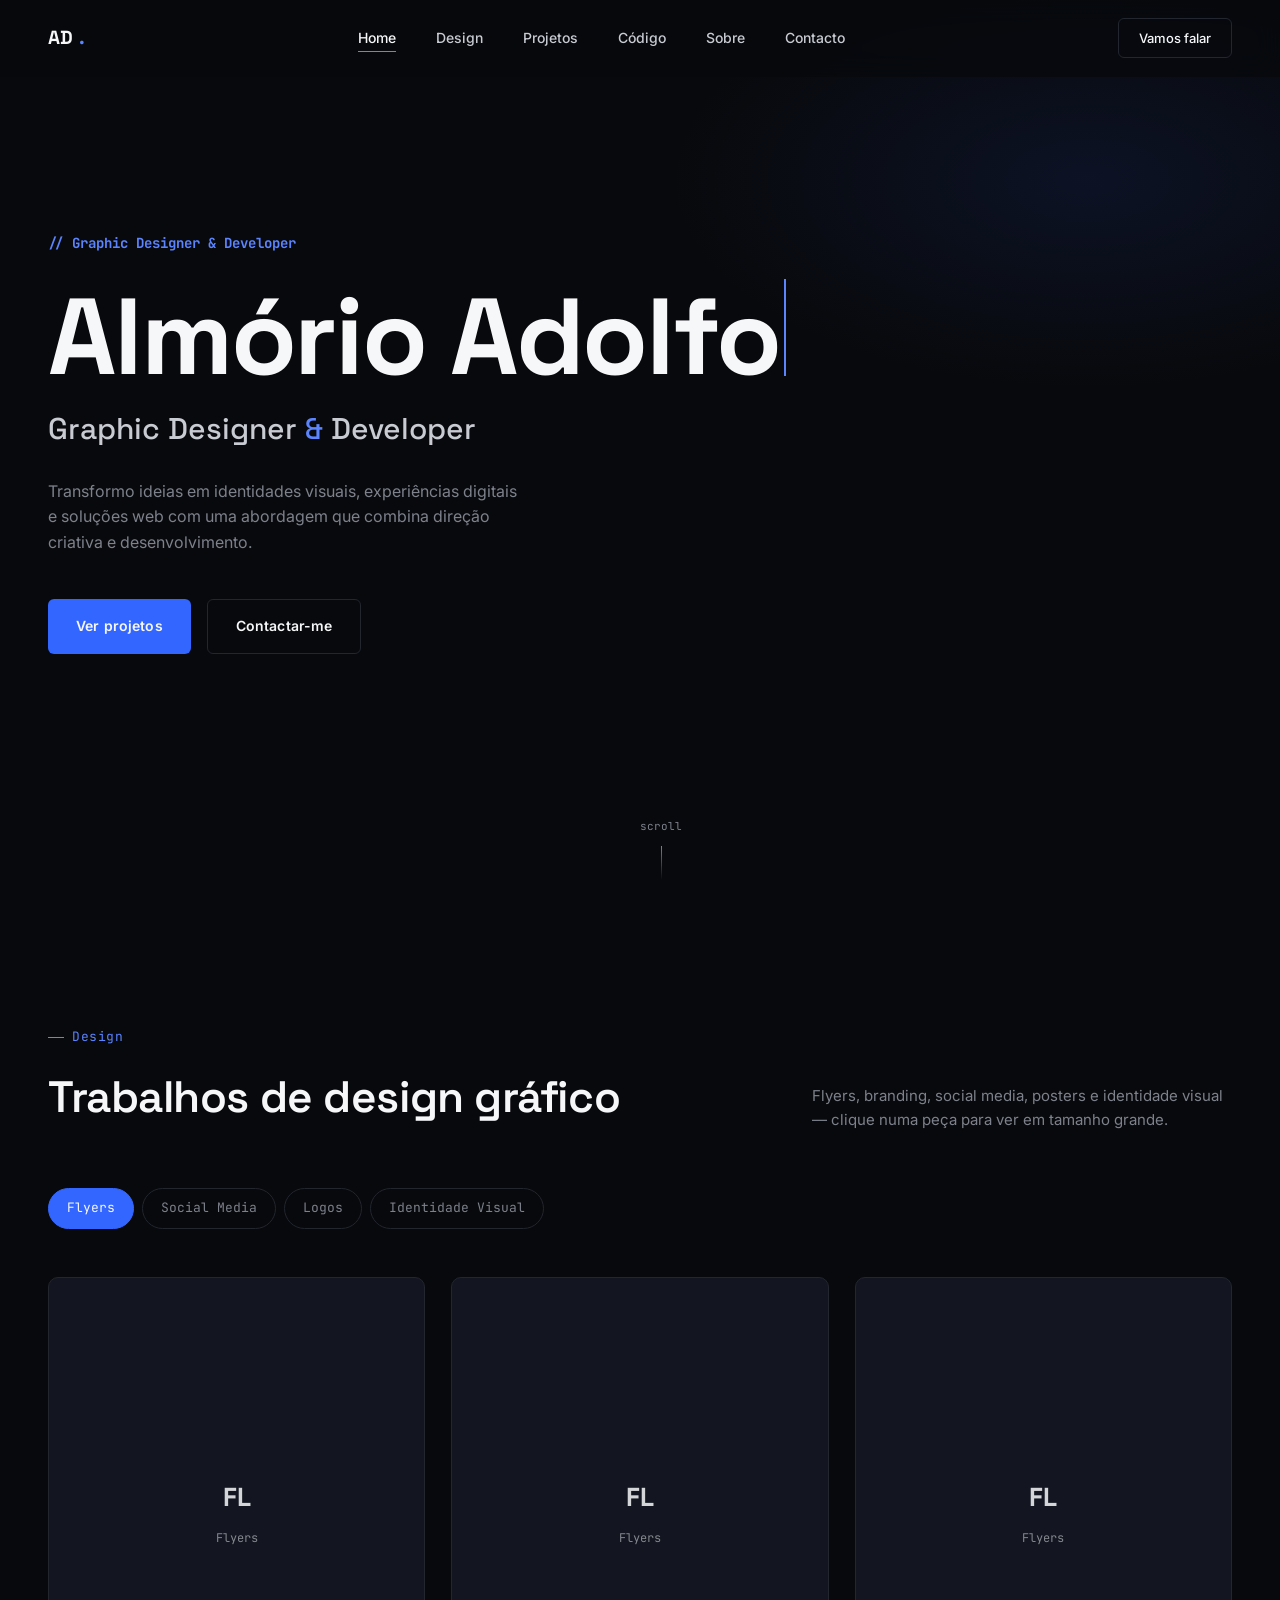
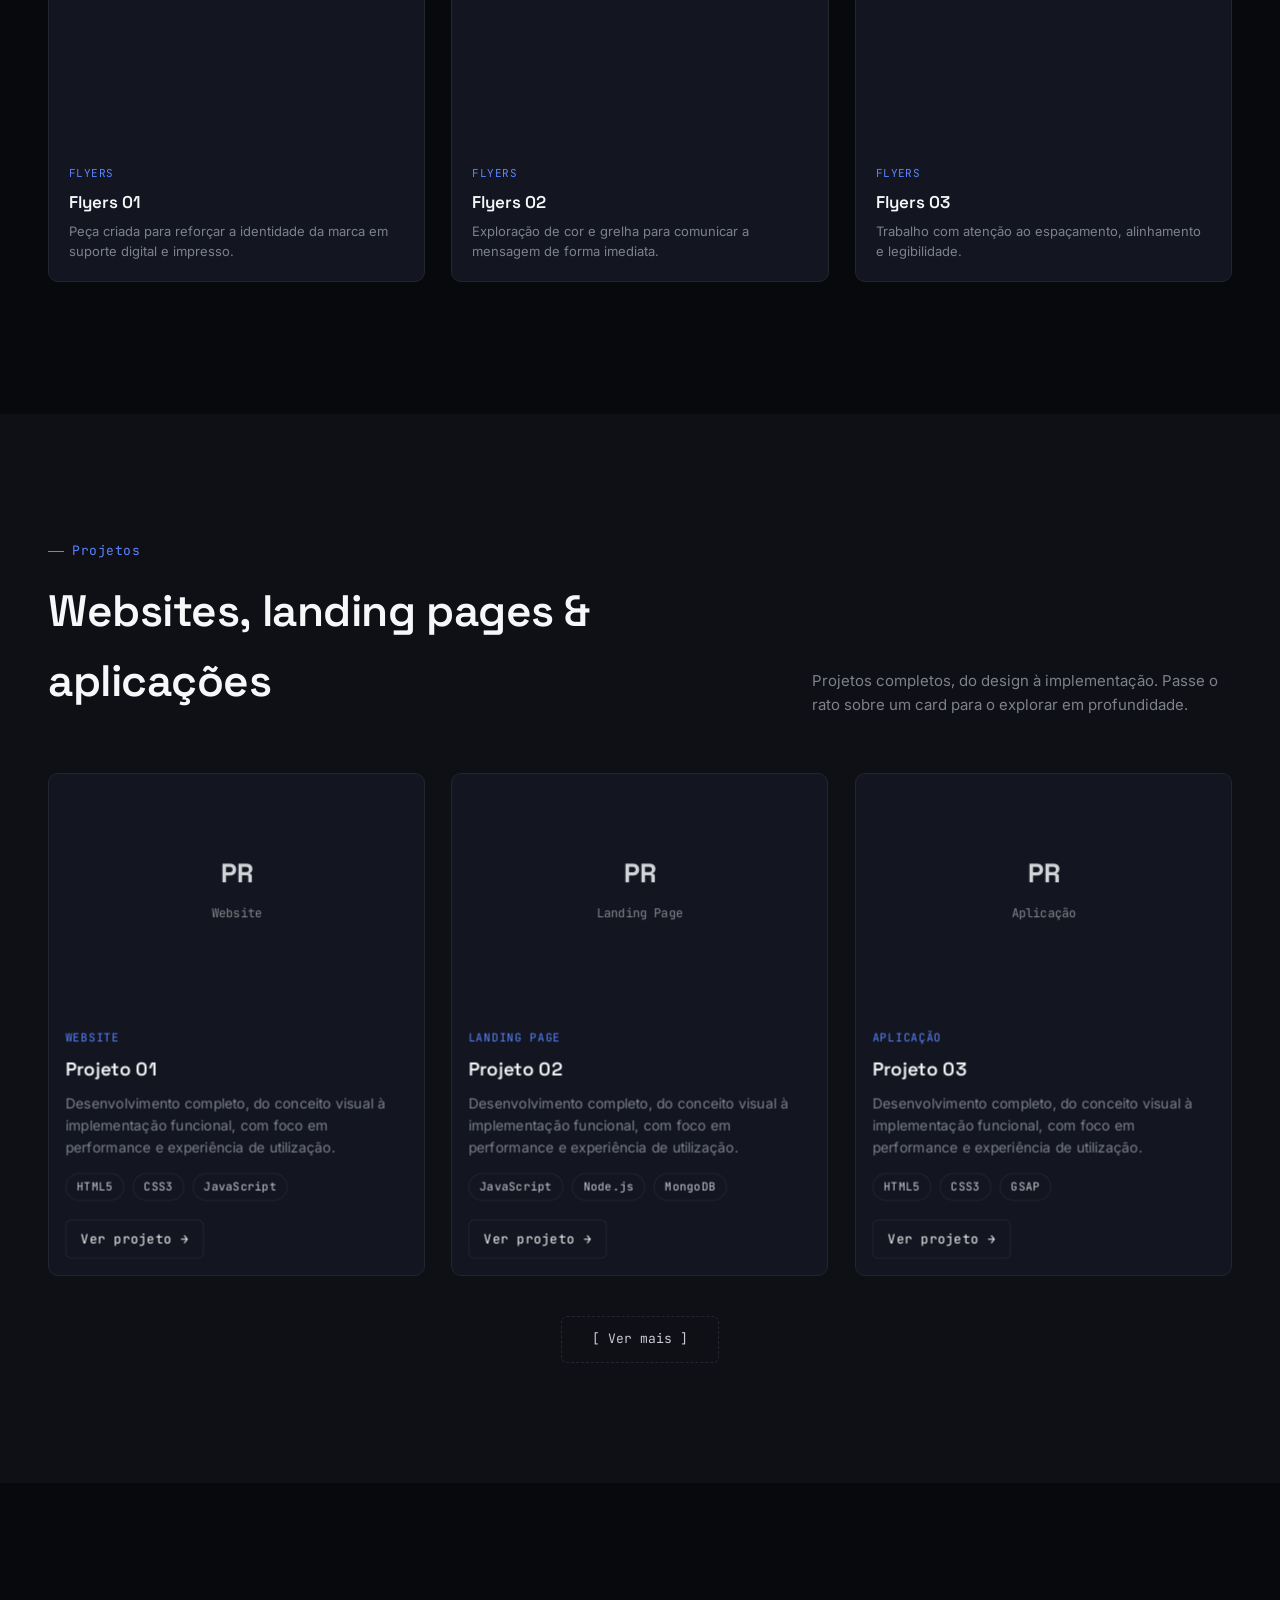
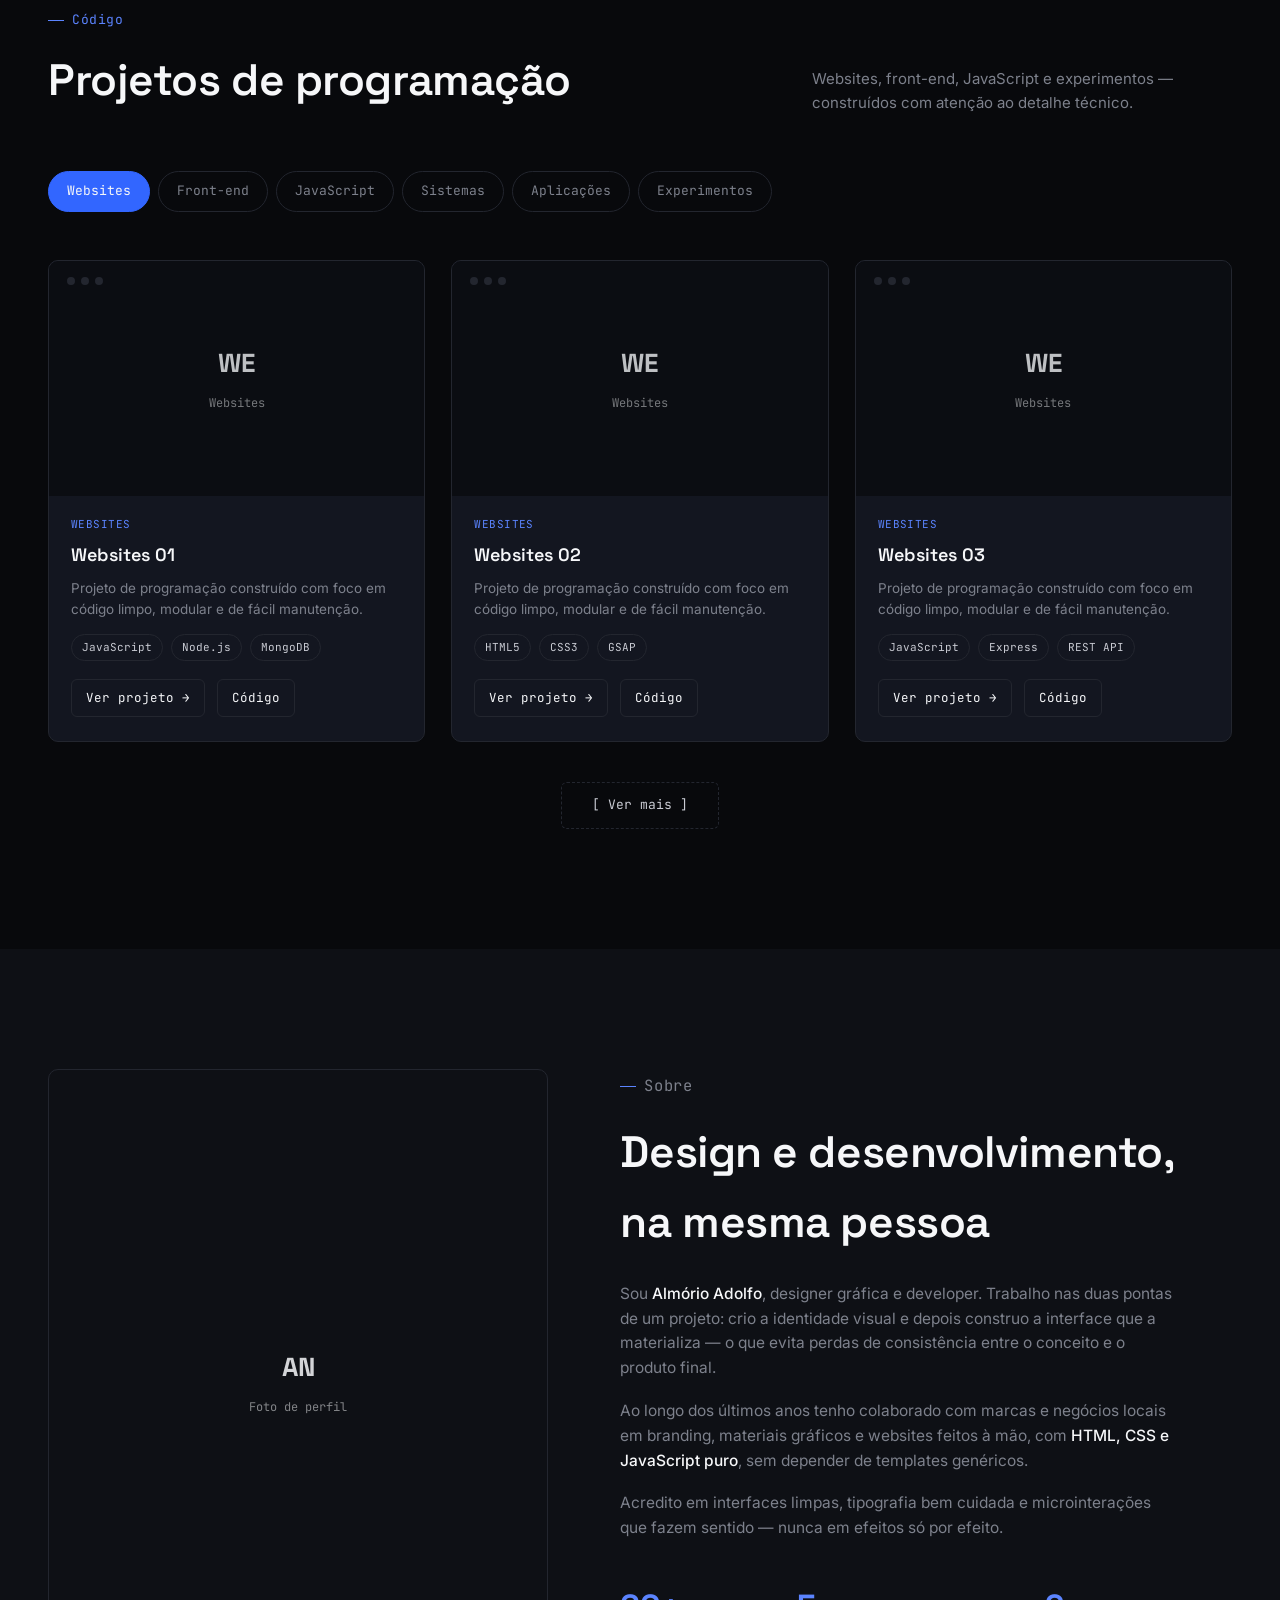
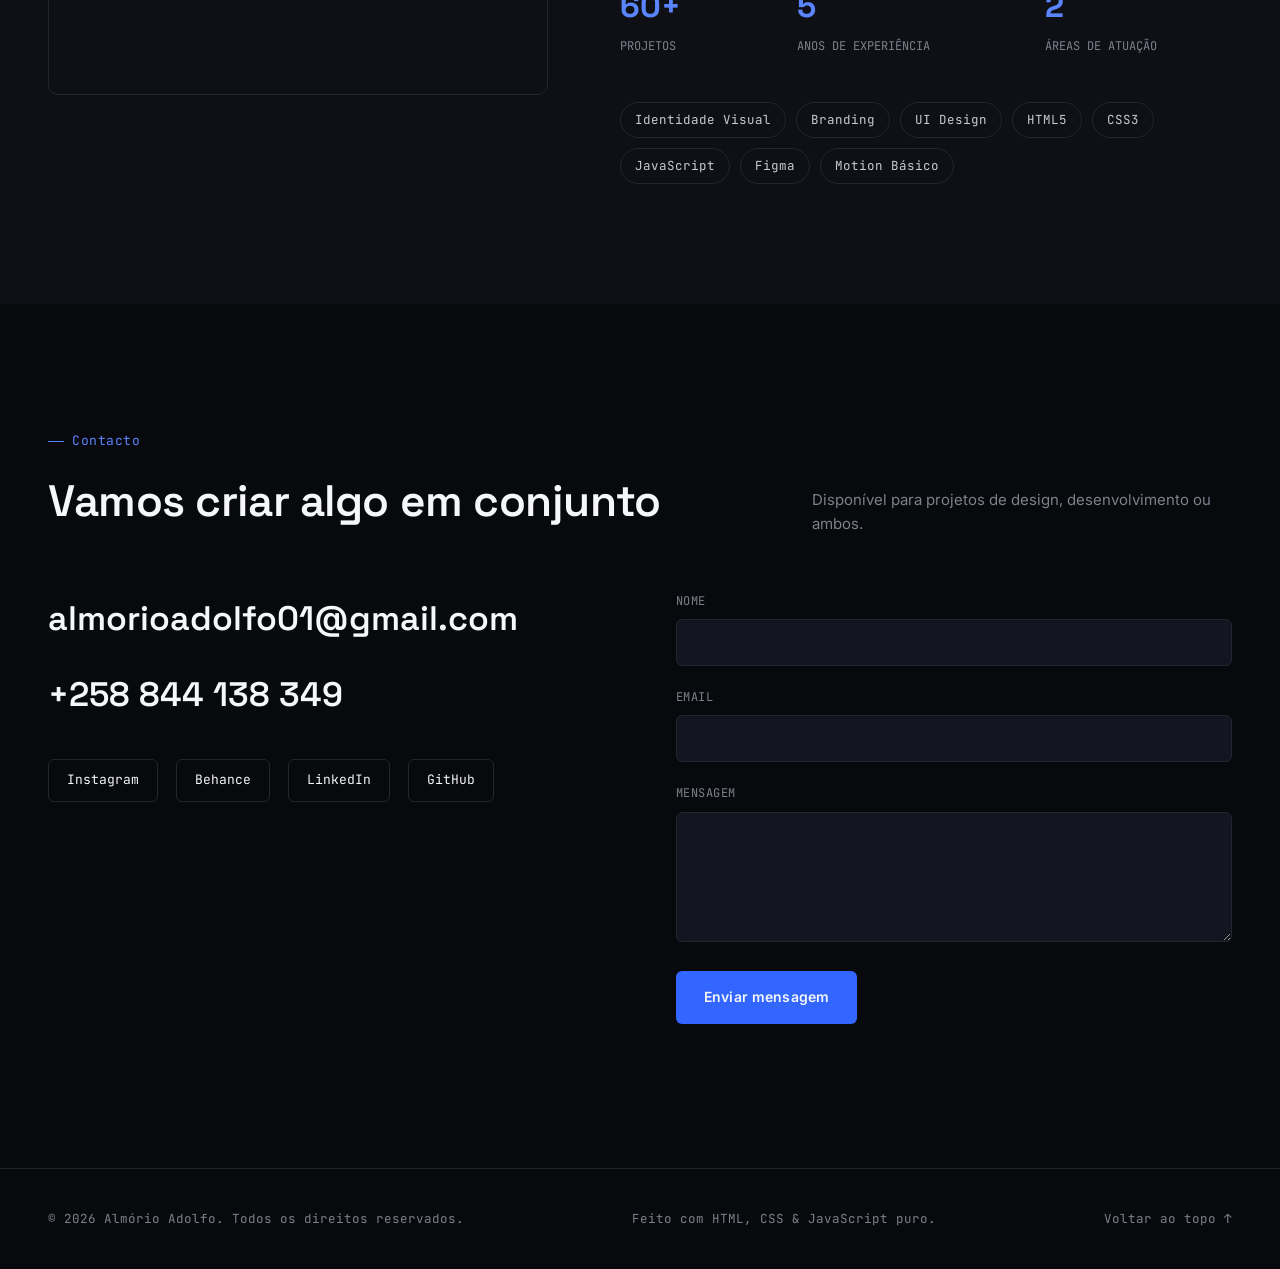
<file: index.html>
<!DOCTYPE html>
<html lang="pt">
<head>
<meta charset="UTF-8">
<meta name="viewport" content="width=device-width, initial-scale=1.0">
<title>Almório Adolfo — Graphic Designer &amp; Developer</title>

<meta name="description" content="Portfólio de Almório Adolfo, Graphic Designer e Developer. Design gráfico, branding e projetos de programação.">
<script>document.documentElement.classList.toggle('nav-mobile', window.matchMedia('(max-width: 860px)').matches);</script>
<link rel="stylesheet" href="css/style.css">
<link rel="stylesheet" href="css/animations.css">
<link rel="stylesheet" href="css/responsive.css">
</head>

  <body>

<div class="preloader" id="preloader">
  <div class="preloader-inner">
    <span class="preloader-logo">AD<span class="dot">.</span></span>
    <div class="preloader-bar"><span class="preloader-bar-fill" id="preloader-fill"></span></div>
    <span class="preloader-count" id="preloader-count">0%</span>
  </div>
</div> 


<!-- ======</div>
ER / NAV ============ -->
<header class="site-header">
  <nav class="nav container">
    <a href="#home" class="logo">AD<span class="dot">.</span></a>

    <ul class="nav-links">
      <li><a href="#home" class="is-active">Home</a></li>
      <li><a href="#design">Design</a></li>
      <li><a href="#projetos">Projetos</a></li>
      <li><a href="#codigo">Código</a></li>
      <li><a href="#sobre">Sobre</a></li>
      <li><a href="#contacto">Contacto</a></li>
    </ul>

    <a href="#contacto" class="nav-cta">Vamos falar</a>

    <button class="hamburger" aria-label="Abrir menu" aria-expanded="false">
      <span></span><span></span><span></span>
    </button>
  </nav>
</header>

<main>

  <!-- ============ HOME / HERO ============ -->
  <section id="home" class="hero">
    <div class="container hero-inner">
      <h1 class="hero-eyebrow">// Graphic Designer & Developer</h1>
      <h1 class="hero-name">Almório Adolfo<span class="hero-cursor"></span></h1>
      <p class="hero-role">Graphic Designer <span class="accent">&amp;</span> Developer</p>
      <p class="hero-desc">Transformo ideias em identidades visuais, experiências digitais e soluções web com uma abordagem que combina direção criativa e desenvolvimento.</p>
      <div class="hero-actions">
        <a href="#projetos" class="btn btn-primary">Ver projetos</a>
        <a href="#contacto" class="btn btn-ghost">Contactar-me</a>
      </div>
    </div>
    <div class="hero-scroll">
      <span>scroll</span>
      <span class="line"></span>
    </div>
  </section>

  <!-- ============ DESIGN ============ -->
  <section id="design" class="section">
    <div class="container">
      <div class="section-head">
        <div>
          <p class="eyebrow">Design</p>
          <h2 class="section-title">Trabalhos de design gráfico</h2>
        </div>
        <p class="section-desc">Flyers, branding, social media, posters e identidade visual — clique numa peça para ver em tamanho grande.</p>
      </div>

      <div class="tabs" id="design-tabs"></div>
      <div id="design-grid"></div>
    </div>
  </section>

  <!-- ============ PROJETOS ============ -->
  <section id="projetos" class="section section-alt">
    <div class="container">
      <div class="section-head">
        <div>
          <p class="eyebrow">Projetos</p>
          <h2 class="section-title">Websites, landing pages &amp; aplicações</h2>
        </div>
        <p class="section-desc">Projetos completos, do design à implementação. Passe o rato sobre um card para o explorar em profundidade.</p>
      </div>

      <div id="projects-grid"></div>
    </div>
  </section>

  <!-- ============ CÓDIGO ============ -->
  <section id="codigo" class="section">
    <div class="container">
      <div class="section-head">
        <div>
          <p class="eyebrow">Código</p>
          <h2 class="section-title">Projetos de programação</h2>
        </div>
        <p class="section-desc">Websites, front-end, JavaScript e experimentos — construídos com atenção ao detalhe técnico.</p>
      </div>

      <div class="tabs" id="code-tabs"></div>
      <div id="code-grid"></div>
    </div>
  </section>

  <!-- ============ SOBRE ============ -->
  <section id="sobre" class="section section-alt">
    <div class="container about-grid">
      <div class="about-portrait reveal" id="about-portrait"></div>

      <div class="about-text">
        <p class="eyebrow">Sobre</p>
        <h2 class="section-title" style="margin-bottom:24px;">Design e desenvolvimento, na mesma pessoa</h2>
        <p>Sou <strong>Almório Adolfo</strong>, designer gráfica e developer. Trabalho nas duas pontas de um projeto: crio a identidade visual e depois construo a interface que a materializa — o que evita perdas de consistência entre o conceito e o produto final.</p>
        <p>Ao longo dos últimos anos tenho colaborado com marcas e negócios locais em branding, materiais gráficos e websites feitos à mão, com <strong>HTML, CSS e JavaScript puro</strong>, sem depender de templates genéricos.</p>
        <p>Acredito em interfaces limpas, tipografia bem cuidada e microinterações que fazem sentido — nunca em efeitos só por efeito.</p>

        <div class="stat-row">
          <div class="stat"><b>60+</b><span>PROJETOS</span></div>
          <div class="stat"><b>5</b><span>ANOS DE EXPERIÊNCIA</span></div>
          <div class="stat"><b>2</b><span>ÁREAS DE ATUAÇÃO</span></div>
        </div>

        <ul class="skills-list">
          <li>Identidade Visual</li>
          <li>Branding</li>
          <li>UI Design</li>
          <li>HTML5</li>
          <li>CSS3</li>
          <li>JavaScript</li>
          <li>Figma</li>
          <li>Motion Básico</li>
        </ul>
      </div>
    </div>
  </section>

  <!-- ============ CONTACTO ============ -->
  <section id="contacto" class="section">
    <div class="container">
      <div class="section-head">
        <div>
          <p class="eyebrow">Contacto</p>
          <h2 class="section-title">Vamos criar algo em conjunto</h2>
        </div>
        <p class="section-desc">Disponível para projetos de design, desenvolvimento ou ambos.</p>
      </div>

      <div class="contact-grid">
        <div class="contact-info">
          <a href="mailto:almorioadolfo01@gmail.com" class="big-link">almorioadolfo01@gmail.com</a>
          <a href="tel:+258 844 138 349" class="big-link">+258 844 138 349</a>

          <div class="social-row">
            <a href="#" target="_blank" rel="noopener">Instagram</a>
            <a href="#" target="_blank" rel="noopener">Behance</a>
            <a href="#" target="_blank" rel="noopener">LinkedIn</a>
            <a href="#" target="_blank" rel="noopener">GitHub</a>
          </div>
        </div>

        <form id="contact-form" novalidate>
          <div class="form-field">
            <label for="name">Nome</label>
            <input type="text" id="name" name="name" required>
          </div>
          <div class="form-field">
            <label for="email">Email</label>
            <input type="email" id="email" name="email" required>
          </div>
          <div class="form-field">
            <label for="message">Mensagem</label>
            <textarea id="message" name="message" required></textarea>
          </div>
          <button type="submit" class="btn btn-primary">Enviar mensagem</button>
          <p class="form-status" id="form-status"></p>
        </form>
      </div>
    </div>
  </section>

</main>

<!-- ============ FOOTER ============ -->
<footer class="site-footer">
  <div class="container footer-row">
    <span>© <span id="year"></span> Almório Adolfo. Todos os direitos reservados.</span>
    <span>Feito com HTML, CSS &amp; JavaScript puro.</span>
    <a href="#home">Voltar ao topo ↑</a>
  </div>
</footer>

<script src="js/projects.js"></script>
<script src="js/animations.js"></script>
<script src="js/gallery.js"></script>
<script src="js/main.js"></script>
</body>
</html>
</file>
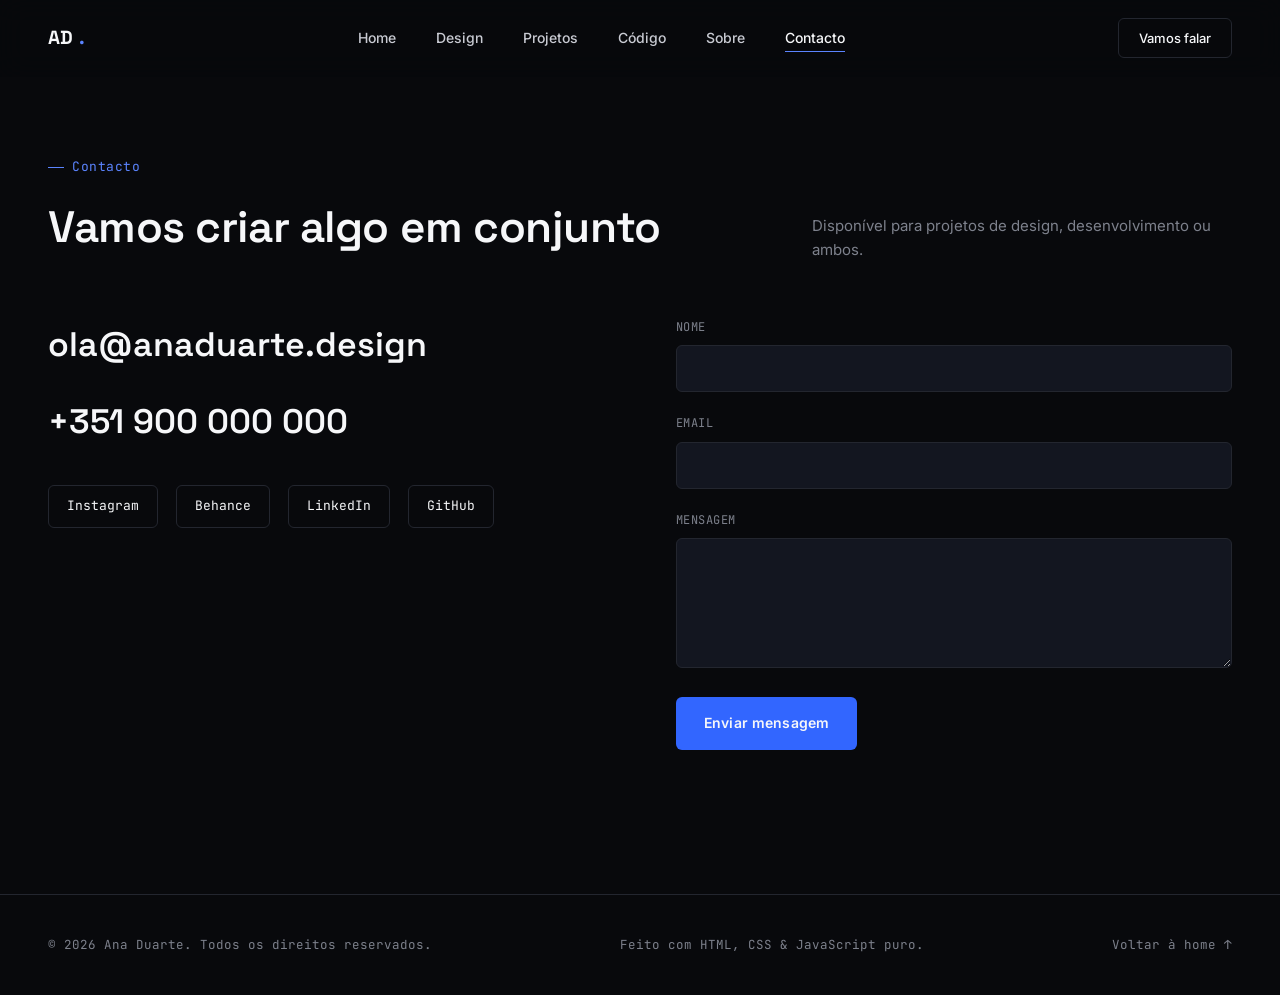
<file: pages/contact.html>
<!DOCTYPE html>
<html lang="pt">
<head>
<meta charset="UTF-8">
<meta name="viewport" content="width=device-width, initial-scale=1.0">
<title>Contacto — Ana Duarte</title>
<meta name="description" content="Fale com Ana Duarte sobre um novo projeto de design ou desenvolvimento.">

<link rel="stylesheet" href="../css/style.css">
<link rel="stylesheet" href="../css/animations.css">
<link rel="stylesheet" href="../css/responsive.css">
</head>
<body>

<header class="site-header">
  <nav class="nav container">
    <a href="../index.html#home" class="logo">AD<span class="dot">.</span></a>

    <ul class="nav-links">
      <li><a href="../index.html#home">Home</a></li>
      <li><a href="../index.html#design">Design</a></li>
      <li><a href="projects.html">Projetos</a></li>
      <li><a href="../index.html#codigo">Código</a></li>
      <li><a href="../index.html#sobre">Sobre</a></li>
      <li><a href="contact.html" class="is-active">Contacto</a></li>
    </ul>

    <a href="contact.html" class="nav-cta">Vamos falar</a>

    <button class="hamburger" aria-label="Abrir menu" aria-expanded="false">
      <span></span><span></span><span></span>
    </button>
  </nav>
</header>

<main>
  <section class="section" style="padding-top:150px;">
    <div class="container">
      <div class="section-head">
        <div>
          <p class="eyebrow">Contacto</p>
          <h2 class="section-title">Vamos criar algo em conjunto</h2>
        </div>
        <p class="section-desc">Disponível para projetos de design, desenvolvimento ou ambos.</p>
      </div>

      <div class="contact-grid">
        <div class="contact-info">
          <a href="mailto:ola@anaduarte.design" class="big-link">ola@anaduarte.design</a>
          <a href="tel:+351900000000" class="big-link">+351 900 000 000</a>

          <div class="social-row">
            <a href="#" target="_blank" rel="noopener">Instagram</a>
            <a href="#" target="_blank" rel="noopener">Behance</a>
            <a href="#" target="_blank" rel="noopener">LinkedIn</a>
            <a href="#" target="_blank" rel="noopener">GitHub</a>
          </div>
        </div>

        <form id="contact-form" novalidate>
          <div class="form-field">
            <label for="name">Nome</label>
            <input type="text" id="name" name="name" required>
          </div>
          <div class="form-field">
            <label for="email">Email</label>
            <input type="email" id="email" name="email" required>
          </div>
          <div class="form-field">
            <label for="message">Mensagem</label>
            <textarea id="message" name="message" required></textarea>
          </div>
          <button type="submit" class="btn btn-primary">Enviar mensagem</button>
          <p class="form-status" id="form-status"></p>
        </form>
      </div>
    </div>
  </section>
</main>

<footer class="site-footer">
  <div class="container footer-row">
    <span>© <span id="year"></span> Ana Duarte. Todos os direitos reservados.</span>
    <span>Feito com HTML, CSS &amp; JavaScript puro.</span>
    <a href="../index.html#home">Voltar à home ↑</a>
  </div>
</footer>

<script src="../js/projects.js"></script>
<script>
  document.addEventListener('DOMContentLoaded', () => {
    document.getElementById('year').textContent = new Date().getFullYear();

    const hamburger = document.querySelector('.hamburger');
    const navLinks = document.querySelector('.nav-links');
    hamburger?.addEventListener('click', () => {
      const isOpen = !hamburger.classList.contains('is-open');
      hamburger.classList.toggle('is-open', isOpen);
      navLinks.classList.toggle('is-open', isOpen);
      document.body.style.overflow = isOpen ? 'hidden' : '';
    });

    const form = document.getElementById('contact-form');
    const status = document.getElementById('form-status');
    form.addEventListener('submit', (e) => {
      e.preventDefault();
      if (!form.checkValidity()) { form.reportValidity(); return; }
      status.textContent = 'A enviar…';
      setTimeout(() => {
        status.textContent = 'Mensagem enviada. Obrigado pelo contacto — respondo em breve.';
        form.reset();
      }, 900);
    });
  });
</script>
</body>
</html>
</file>
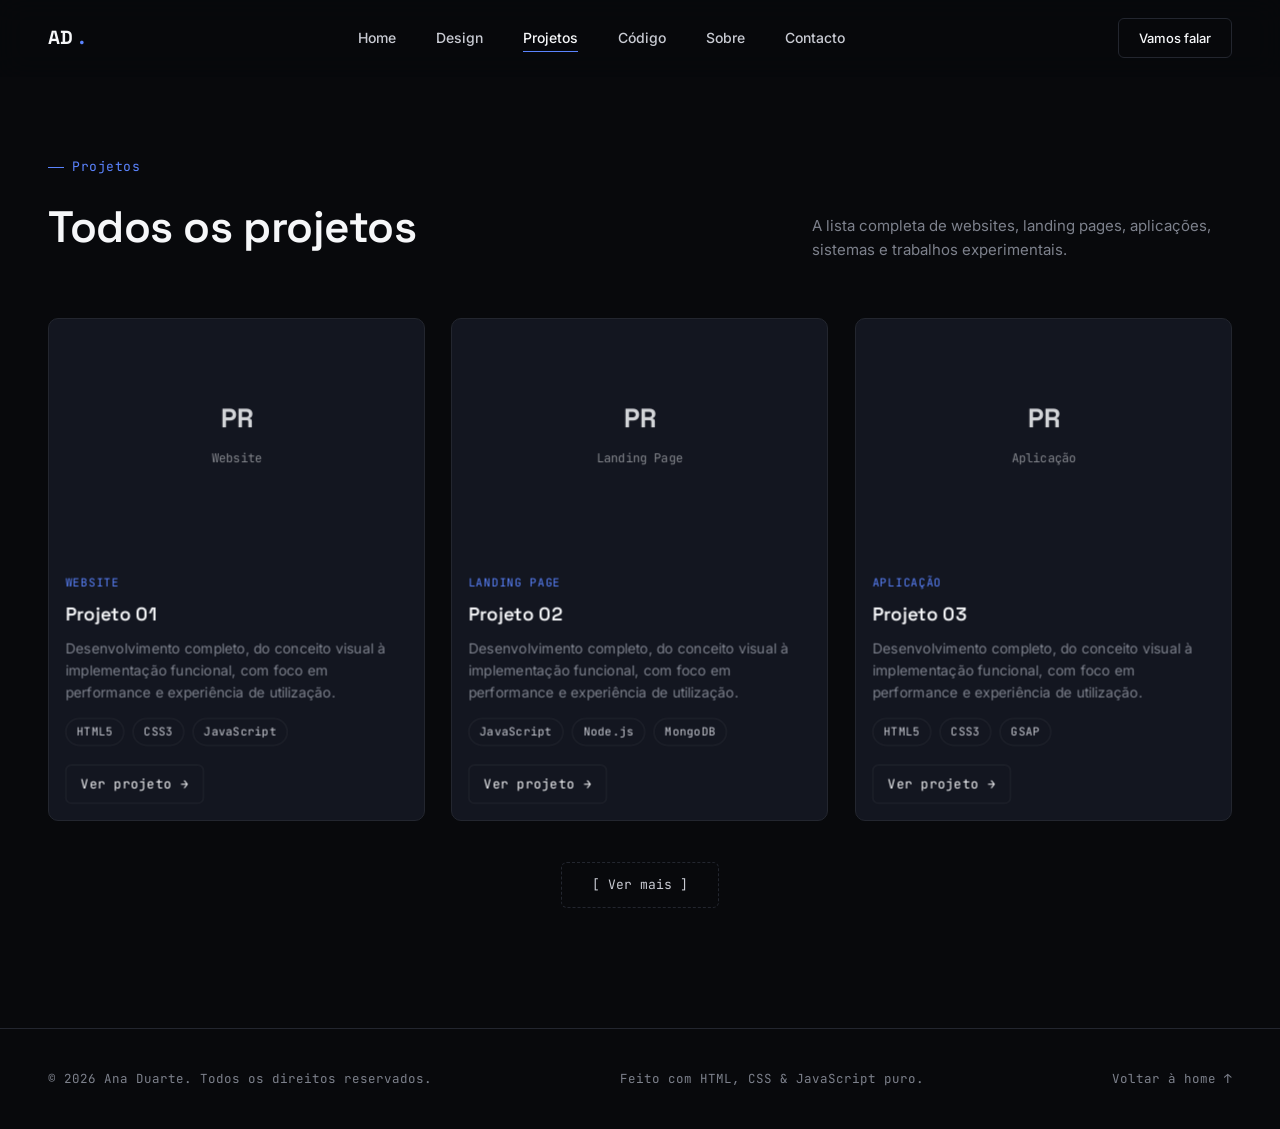
<file: pages/projects.html>
<!DOCTYPE html>
<html lang="pt">
<head>
<meta charset="UTF-8">
<meta name="viewport" content="width=device-width, initial-scale=1.0">
<title>Projetos — Ana Duarte</title>
<meta name="description" content="Todos os projetos de website, aplicações e sistemas de Ana Duarte.">

<link rel="stylesheet" href="../css/style.css">
<link rel="stylesheet" href="../css/animations.css">
<link rel="stylesheet" href="../css/responsive.css">
</head>
<body>

<header class="site-header">
  <nav class="nav container">
    <a href="../index.html#home" class="logo">AD<span class="dot">.</span></a>

    <ul class="nav-links">
      <li><a href="../index.html#home">Home</a></li>
      <li><a href="../index.html#design">Design</a></li>
      <li><a href="projects.html" class="is-active">Projetos</a></li>
      <li><a href="../index.html#codigo">Código</a></li>
      <li><a href="../index.html#sobre">Sobre</a></li>
      <li><a href="contact.html">Contacto</a></li>
    </ul>

    <a href="contact.html" class="nav-cta">Vamos falar</a>

    <button class="hamburger" aria-label="Abrir menu" aria-expanded="false">
      <span></span><span></span><span></span>
    </button>
  </nav>
</header>

<main>
  <section class="section" style="padding-top:150px;">
    <div class="container">
      <div class="section-head">
        <div>
          <p class="eyebrow">Projetos</p>
          <h2 class="section-title">Todos os projetos</h2>
        </div>
        <p class="section-desc">A lista completa de websites, landing pages, aplicações, sistemas e trabalhos experimentais.</p>
      </div>

      <div id="projects-grid"></div>
    </div>
  </section>
</main>

<footer class="site-footer">
  <div class="container footer-row">
    <span>© <span id="year"></span> Ana Duarte. Todos os direitos reservados.</span>
    <span>Feito com HTML, CSS &amp; JavaScript puro.</span>
    <a href="../index.html#home">Voltar à home ↑</a>
  </div>
</footer>

<script src="../js/projects.js"></script>
<script src="../js/animations.js"></script>
<script src="../js/gallery.js"></script>
<script>
  document.addEventListener('DOMContentLoaded', () => {
    const gridEl = document.getElementById('projects-grid');
    if (gridEl && window.PortfolioData) {
      const { PROJECTS_DATA, renderInBlocks, buildProjectCard } = window.PortfolioData;
      renderInBlocks(gridEl, PROJECTS_DATA, buildProjectCard, { perBlock: 3 });
    }
    document.getElementById('year').textContent = new Date().getFullYear();

    const hamburger = document.querySelector('.hamburger');
    const navLinks = document.querySelector('.nav-links');
    hamburger?.addEventListener('click', () => {
      const isOpen = !hamburger.classList.contains('is-open');
      hamburger.classList.toggle('is-open', isOpen);
      navLinks.classList.toggle('is-open', isOpen);
      document.body.style.overflow = isOpen ? 'hidden' : '';
    });
  });
</script>
</body>
</html>
</file>
<file: css/style.css>
/* ==========================================================================
   PORTFOLIO — STYLE.CSS
   Base tokens, resets, layout and component styles.
   Palette: black / white / blue (accent), gray (secondary only).
   ========================================================================== */

@import url('https://fonts.googleapis.com/css2?family=Space+Grotesk:wght@400;500;600;700&family=Inter:wght@400;500;600&family=JetBrains+Mono:wght@400;500&display=swap');

:root {
  /* --- Color tokens --- */
  --c-black: #08090c;
  --c-black-soft: #0e1015;
  --c-surface: #131620;
  --c-surface-alt: #171a24;
  --c-white: #f6f7f9;
  --c-white-dim: #c9cbd3;
  --c-gray: #7d818c;
  --c-gray-line: #23262f;
  --c-blue: #3266ff;
  --c-blue-bright: #5b84ff;
  --c-blue-dim: #16234f;

  /* --- Type tokens --- */
  --f-display: 'Space Grotesk', sans-serif;
  --f-body: 'Inter', sans-serif;
  --f-mono: 'JetBrains Mono', monospace;

  /* --- Spacing / layout --- */
  --max-w: 1240px;
  --gutter: 32px;
  --radius: 10px;
  --radius-sm: 6px;

  /* --- Motion --- */
  --ease: cubic-bezier(.22, .61, .36, 1);
  --dur-fast: .18s;
  --dur-med: .4s;
  --dur-slow: .7s;
}

/* --- Reset --- */
* { margin: 0; padding: 0; box-sizing: border-box; }

html { scroll-behavior: smooth; }

body {
  background: var(--c-black);
  color: var(--c-white);
  font-family: var(--f-body);
  font-size: 16px;
  line-height: 1.6;
  -webkit-font-smoothing: antialiased;
  overflow-x: hidden;
}

html, body {
  max-width: 100%;
  overflow-x: hidden;
}

img { display: block; max-width: 100%; }
a { color: inherit; text-decoration: none; }
button { font: inherit; color: inherit; background: none; border: none; cursor: pointer; }
ul { list-style: none; }

::selection { background: var(--c-blue); color: var(--c-white); }

:focus-visible {
  outline: 2px solid var(--c-blue-bright);
  outline-offset: 3px;
}

.container {
  max-width: var(--max-w);
  margin: 0 auto;
  padding: 0 var(--gutter);
}

.section {
  padding: 120px 0;
  position: relative;
}

.section-alt { background: var(--c-black-soft); }

/* --- Section heading --- */
.section-head {
  display: flex;
  align-items: flex-end;
  justify-content: space-between;
  gap: 24px;
  margin-bottom: 56px;
  flex-wrap: wrap;
}

.eyebrow {
  display: inline-flex;
  align-items: center;
  gap: 8px;
  font-family: var(--f-mono);
  font-size: 13px;
  letter-spacing: .04em;
  color: var(--c-blue-bright);
  margin-bottom: 14px;
}

.eyebrow::before {
  content: '';
  width: 16px;
  height: 1px;
  background: var(--c-blue-bright);
}

.section-title {
  font-family: var(--f-display);
  font-weight: 600;
  font-size: clamp(28px, 3.6vw, 44px);
  letter-spacing: -.01em;
  max-width: 640px;
}

.section-desc {
  font-size: 15px;
  color: var(--c-gray);
  max-width: 420px;
}

/* ==========================================================================
   HEADER / NAV
   ========================================================================== */

.site-header {
  position: fixed;
  top: 0; left: 0; right: 0;
  z-index: 500;
  background: rgba(8, 9, 12, .72);
  backdrop-filter: blur(14px) saturate(140%);
  -webkit-backdrop-filter: blur(14px) saturate(140%);
  border-bottom: 1px solid transparent;
  transition: border-color var(--dur-med) var(--ease), background var(--dur-med) var(--ease);
}

.site-header.is-scrolled {
  border-bottom-color: var(--c-gray-line);
}

.nav {
  display: flex;
  align-items: center;
  justify-content: space-between;
  height: 76px;
}

.logo {
  font-family: var(--f-display);
  font-weight: 700;
  font-size: 19px;
  letter-spacing: -.01em;
  display: flex;
  align-items: center;
  gap: 6px;
}

.logo .dot { color: var(--c-blue-bright); }

.nav-links {
  display: flex;
  align-items: center;
  gap: 40px;
}

.nav-links a {
  position: relative;
  font-size: 14px;
  font-weight: 500;
  color: var(--c-white-dim);
  padding: 4px 0;
  transition: color var(--dur-fast) var(--ease);
}

.nav-links a::after {
  content: '';
  position: absolute;
  left: 0; bottom: -2px;
  width: 0; height: 1px;
  background: var(--c-blue-bright);
  transition: width var(--dur-med) var(--ease);
}

.nav-links a:hover,
.nav-links a.is-active { color: var(--c-white); }
.nav-links a:hover::after,
.nav-links a.is-active::after { width: 100%; }

.nav-cta {
  border: 1px solid var(--c-gray-line);
  padding: 9px 20px;
  border-radius: var(--radius-sm);
  font-size: 13px;
  font-weight: 500;
  transition: border-color var(--dur-fast) var(--ease), background var(--dur-fast) var(--ease);
}

.nav-cta:hover {
  border-color: var(--c-blue-bright);
  background: var(--c-blue-dim);
}

.hamburger {
  display: none;
  flex-direction: column;
  gap: 5px;
  width: 26px;
  z-index: 600;
}

.hamburger span {
  height: 2px;
  width: 100%;
  background: var(--c-white);
  transition: transform var(--dur-med) var(--ease), opacity var(--dur-fast) var(--ease);
}

.hamburger.is-open span:nth-child(1) { transform: translateY(7px) rotate(45deg); }
.hamburger.is-open span:nth-child(2) { opacity: 0; }
.hamburger.is-open span:nth-child(3) { transform: translateY(-7px) rotate(-45deg); }

/* ==========================================================================
   HERO
   ========================================================================== */

.hero {
  min-height: 100vh;
  min-height: 100svh; /* usa a altura real visível em mobile, sem a barra de endereço */
  display: flex;
  align-items: center;
  position: relative;
  padding-top: 76px;
  padding-bottom: 90px; /* dá espaço para o indicador de scroll não sobrepor os botões */
  background:
    radial-gradient(600px 300px at 85% 20%, rgba(50, 102, 255, .10), transparent 70%);
}

.hero-inner { width: 100%; }

.hero-eyebrow {
  font-family: var(--f-mono);
  font-size: 14px;
  color: var(--c-blue-bright);
  margin-bottom: 24px;
  opacity: 0;
}

.hero-name {
  font-family: var(--f-display);
  font-weight: 700;
  font-size: clamp(48px, 9vw, 108px);
  line-height: .98;
  letter-spacing: -.02em;
  opacity: 0;
}

.hero-role {
  font-family: var(--f-display);
  font-weight: 500;
  font-size: clamp(20px, 2.6vw, 30px);
  color: var(--c-white-dim);
  margin-top: 14px;
  opacity: 0;
}

.hero-role .accent { color: var(--c-blue-bright); }

.hero-desc {
  max-width: 480px;
  color: var(--c-gray);
  margin-top: 26px;
  font-size: 16px;
  opacity: 0;
}

.hero-actions {
  display: flex;
  gap: 16px;
  margin-top: 44px;
  flex-wrap: wrap;
  opacity: 0;
}

.btn {
  display: inline-flex;
  align-items: center;
  gap: 10px;
  padding: 15px 28px;
  border-radius: var(--radius-sm);
  font-size: 14px;
  font-weight: 600;
  letter-spacing: .01em;
  transition: transform var(--dur-fast) var(--ease), background var(--dur-fast) var(--ease), border-color var(--dur-fast) var(--ease), color var(--dur-fast) var(--ease);
}

.btn-primary {
  background: var(--c-blue);
  color: var(--c-white);
}
.btn-primary:hover { background: var(--c-blue-bright); transform: translateY(-2px); }

.btn-ghost {
  border: 1px solid var(--c-gray-line);
  color: var(--c-white);
}
.btn-ghost:hover {
  border-color: var(--c-blue-bright);
  color: var(--c-blue-bright);
  transform: translateY(-2px);
}

.hero-cursor {
  display: inline-block;
  width: 2px;
  height: .9em;
  background: var(--c-blue-bright);
  margin-left: 4px;
  vertical-align: -2px;
  animation: blink 1s steps(1) infinite;
}

.hero-scroll {
  position: absolute;
  bottom: 20px;
  left: 50%;
  transform: translateX(-50%);
  font-family: var(--f-mono);
  font-size: 11px;
  color: var(--c-gray);
  display: flex;
  flex-direction: column;
  align-items: center;
  gap: 10px;
  opacity: 0;
}

.hero-scroll .line {
  width: 1px;
  height: 34px;
  background: linear-gradient(var(--c-gray), transparent);
}

/* ==========================================================================
   TABS (Design categories / Code categories)
   ========================================================================== */

.tabs {
  display: flex;
  gap: 8px;
  flex-wrap: wrap;
  margin-bottom: 48px;
}

.tab {
  font-family: var(--f-mono);
  font-size: 13px;
  padding: 9px 18px;
  border-radius: 999px;
  border: 1px solid var(--c-gray-line);
  color: var(--c-gray);
  transition: all var(--dur-fast) var(--ease);
}

.tab:hover { color: var(--c-white); border-color: var(--c-white-dim); }

.tab.is-active {
  background: var(--c-blue);
  border-color: var(--c-blue);
  color: var(--c-white);
}

/* ==========================================================================
   CARD GRID + "VER MAIS" BLOCKS
   ========================================================================== */

.block { margin-bottom: 12px; }

.card-grid {
  display: grid;
  grid-template-columns: repeat(3, 1fr);
  gap: 26px;
}

.load-more-wrap {
  display: flex;
  justify-content: center;
  margin: 40px 0 64px;
}

.load-more-wrap:last-of-type { margin-bottom: 0; }

.btn-more {
  font-family: var(--f-mono);
  font-size: 13px;
  color: var(--c-white-dim);
  border: 1px dashed var(--c-gray-line);
  padding: 12px 30px;
  border-radius: var(--radius-sm);
  transition: all var(--dur-fast) var(--ease);
}

.btn-more:hover {
  border-color: var(--c-blue-bright);
  border-style: solid;
  color: var(--c-blue-bright);
}

.btn-more:disabled {
  opacity: .35;
  cursor: default;
}

/* --- Flyer / design card --- */

.flyer-card {
  position: relative;
  border-radius: var(--radius);
  overflow: hidden;
  border: 1px solid var(--c-gray-line);
  background: var(--c-surface);
  cursor: pointer;
  transition: transform var(--dur-med) var(--ease), box-shadow var(--dur-med) var(--ease), border-color var(--dur-med) var(--ease);
}

.flyer-card:hover {
  transform: translateY(-6px);
  border-color: var(--c-blue);
  box-shadow: 0 24px 48px -20px rgba(50, 102, 255, .35);
}

.flyer-media {
  aspect-ratio: 4 / 5;
  overflow: hidden;
  position: relative;
}

.flyer-media img,
.placeholder-img {
  width: 100%;
  height: 100%;
  object-fit: cover;
  transition: transform var(--dur-slow) var(--ease);
}

.flyer-card:hover .flyer-media img,
.flyer-card:hover .placeholder-img { transform: scale(1.07); }

.placeholder-img {
  display: flex;
  align-items: center;
  justify-content: center;
  flex-direction: column;
  gap: 10px;
  color: rgba(246, 247, 249, .5);
  font-family: var(--f-mono);
  font-size: 12px;
  text-align: center;
  padding: 20px;
}

.placeholder-img span.mark {
  font-family: var(--f-display);
  font-size: 26px;
  font-weight: 700;
  color: rgba(246, 247, 249, .85);
}

.flyer-media::after {
  content: '';
  position: absolute; inset: 0;
  background: linear-gradient(180deg, transparent 55%, rgba(0,0,0,.55) 100%);
  opacity: 0;
  transition: opacity var(--dur-med) var(--ease);
}

.flyer-card:hover .flyer-media::after { opacity: 1; }

.flyer-info {
  padding: 18px 20px 20px;
}

.flyer-cat {
  font-family: var(--f-mono);
  font-size: 11px;
  color: var(--c-blue-bright);
  letter-spacing: .04em;
  text-transform: uppercase;
}

.flyer-title {
  font-family: var(--f-display);
  font-weight: 600;
  font-size: 17px;
  margin-top: 6px;
}

.flyer-summary {
  font-size: 13px;
  color: var(--c-gray);
  margin-top: 6px;
  line-height: 1.5;
}

/* --- Project card (3D tilt) --- */

.project-card {
  position: relative;
  border-radius: var(--radius);
  border: 1px solid var(--c-gray-line);
  background: var(--c-surface);
  overflow: hidden;
  transform-style: preserve-3d;
  perspective: 900px;
  transition: box-shadow var(--dur-med) var(--ease), border-color var(--dur-med) var(--ease);
  will-change: transform;
}

.project-card:hover {
  border-color: var(--c-blue);
  box-shadow: 0 30px 60px -24px rgba(50, 102, 255, .4);
}

.project-media {
  aspect-ratio: 16 / 10;
  overflow: hidden;
  position: relative;
  transform: translateZ(20px);
}

.project-media img,
.project-media .placeholder-img { transition: transform var(--dur-med) var(--ease); }

.project-card:hover .project-media img,
.project-card:hover .project-media .placeholder-img { transform: scale(1.05); }

.project-body { padding: 20px 22px 24px; transform: translateZ(30px); }

.project-cat {
  font-family: var(--f-mono);
  font-size: 11px;
  color: var(--c-blue-bright);
  text-transform: uppercase;
  letter-spacing: .04em;
}

.project-title {
  font-family: var(--f-display);
  font-weight: 600;
  font-size: 18px;
  margin-top: 8px;
}

.project-desc {
  font-size: 13.5px;
  color: var(--c-gray);
  margin-top: 8px;
  line-height: 1.55;
}

.project-tech {
  display: flex;
  flex-wrap: wrap;
  gap: 8px;
  margin-top: 14px;
}

.tech-tag {
  font-family: var(--f-mono);
  font-size: 11px;
  color: var(--c-white-dim);
  border: 1px solid var(--c-gray-line);
  padding: 4px 10px;
  border-radius: 999px;
}

.project-actions {
  display: flex;
  gap: 12px;
  margin-top: 18px;
}

.project-actions a {
  font-family: var(--f-mono);
  font-size: 12.5px;
  color: var(--c-white);
  display: inline-flex;
  align-items: center;
  gap: 6px;
  padding: 8px 14px;
  border-radius: var(--radius-sm);
  border: 1px solid var(--c-gray-line);
  transition: all var(--dur-fast) var(--ease);
}

.project-actions a:hover {
  border-color: var(--c-blue-bright);
  color: var(--c-blue-bright);
}

/* --- Code card (terminal effect) --- */

.code-card {
  border-radius: var(--radius);
  border: 1px solid var(--c-gray-line);
  background: var(--c-surface);
  overflow: hidden;
  transition: border-color var(--dur-med) var(--ease), box-shadow var(--dur-med) var(--ease), transform var(--dur-med) var(--ease);
  position: relative;
}

.code-card:hover {
  border-color: var(--c-blue);
  transform: translateY(-4px);
  box-shadow: 0 24px 48px -22px rgba(50, 102, 255, .35);
}

.code-terminal {
  aspect-ratio: 16 / 10;
  background: #0b0d12;
  position: relative;
  overflow: hidden;
  font-family: var(--f-mono);
  padding: 16px 18px;
}

.code-terminal .term-dots {
  display: flex;
  gap: 6px;
  margin-bottom: 12px;
}
.code-terminal .term-dots span {
  width: 8px; height: 8px; border-radius: 50%;
  background: var(--c-gray-line);
}

.code-preview-visual {
  position: absolute;
  inset: 0;
  display: flex;
  align-items: center;
  justify-content: center;
  opacity: .9;
}

.term-lines {
  position: relative;
  z-index: 2;
  font-size: 12px;
  line-height: 1.9;
  color: var(--c-gray);
  opacity: 0;
  transform: translateY(6px);
  transition: opacity var(--dur-med) var(--ease), transform var(--dur-med) var(--ease);
}

.code-card:hover .term-lines { opacity: 1; transform: translateY(0); }

.term-lines .k { color: var(--c-blue-bright); }
.term-lines .s { color: var(--c-white-dim); }
.term-lines .c { color: var(--c-gray); }

.term-caret {
  display: inline-block;
  width: 6px; height: 12px;
  background: var(--c-blue-bright);
  animation: blink 1s steps(1) infinite;
  vertical-align: -2px;
}

.code-body { padding: 20px 22px 24px; }

/* ==========================================================================
   LIGHTBOX MODAL (flyers)
   ========================================================================== */

.lightbox {
  position: fixed;
  inset: 0;
  z-index: 900;
  display: flex;
  align-items: center;
  justify-content: center;
  background: rgba(6, 7, 10, .92);
  backdrop-filter: blur(6px);
  opacity: 0;
  visibility: hidden;
  transition: opacity var(--dur-med) var(--ease), visibility var(--dur-med) var(--ease);
}

.lightbox.is-open { opacity: 1; visibility: visible; }

.lightbox-stage {
  max-width: min(880px, 88vw);
  max-height: 82vh;
  transform: scale(.92);
  transition: transform var(--dur-med) var(--ease);
}

.lightbox.is-open .lightbox-stage { transform: scale(1); }

.lightbox-media {
  width: 100%;
  aspect-ratio: 4/5;
  max-height: 82vh;
  border-radius: var(--radius);
  overflow: hidden;
  border: 1px solid var(--c-gray-line);
}

.lightbox-media img,
.lightbox-media .placeholder-img { width: 100%; height: 100%; }

.lightbox-caption {
  display: flex;
  justify-content: space-between;
  align-items: center;
  margin-top: 16px;
  gap: 20px;
}

.lightbox-caption-text {
  display: flex;
  flex-direction: column;
  gap: 4px;
}

.lightbox-caption h3 {
  font-family: var(--f-display);
  font-weight: 600;
  font-size: 18px;
}

.lightbox-caption span {
  font-family: var(--f-mono);
  font-size: 12px;
  color: var(--c-blue-bright);
}

.lightbox-visit {
  flex-shrink: 0;
  display: inline-flex;
  align-items: center;
  gap: 8px;
  padding: 11px 22px;
  border-radius: var(--radius-sm);
  background: var(--c-blue);
  color: var(--c-white);
  font-family: var(--f-mono);
  font-size: 13px;
  font-weight: 600;
  letter-spacing: .01em;
  white-space: nowrap;
  transition: transform var(--dur-fast) var(--ease), background var(--dur-fast) var(--ease);
}

.lightbox-visit:hover {
  background: var(--c-blue-bright);
  transform: translateY(-2px);
}

.lightbox-caption h3 {
  font-family: var(--f-display);
  font-weight: 600;
  font-size: 18px;
}

.lightbox-caption span {
  font-family: var(--f-mono);
  font-size: 12px;
  color: var(--c-blue-bright);
}

.lightbox-close,
.lightbox-prev,
.lightbox-next {
  position: fixed;
  width: 46px;
  height: 46px;
  border-radius: 50%;
  border: 1px solid var(--c-gray-line);
  background: rgba(19, 22, 32, .8);
  display: flex;
  align-items: center;
  justify-content: center;
  transition: all var(--dur-fast) var(--ease);
}

.lightbox-close:hover,
.lightbox-prev:hover,
.lightbox-next:hover { border-color: var(--c-blue-bright); color: var(--c-blue-bright); }

.lightbox-close { top: 30px; right: 30px; }
.lightbox-prev { left: 30px; top: 50%; transform: translateY(-50%); }
.lightbox-next { right: 30px; top: 50%; transform: translateY(-50%); }

/* ==========================================================================
   ABOUT
   ========================================================================== */

.about-grid {
  display: grid;
  grid-template-columns: .9fr 1.1fr;
  gap: 72px;
  align-items: start;
}

.about-portrait {
  aspect-ratio: 4/5;
  border-radius: var(--radius);
  border: 1px solid var(--c-gray-line);
  overflow: hidden;
}

.about-text p {
  color: var(--c-gray);
  margin-bottom: 18px;
  font-size: 15.5px;
  max-width: 560px;
}

.about-text p strong { color: var(--c-white); font-weight: 500; }

.stat-row {
  display: grid;
  grid-template-columns: repeat(3, auto);
  gap: 40px;
  margin-top: 40px;
}

.stat b {
  display: block;
  font-family: var(--f-display);
  font-size: 32px;
  font-weight: 700;
  color: var(--c-blue-bright);
}

.stat span {
  font-family: var(--f-mono);
  font-size: 12px;
  color: var(--c-gray);
}

.skills-list {
  margin-top: 44px;
  display: flex;
  flex-wrap: wrap;
  gap: 10px;
}

.skills-list li {
  font-family: var(--f-mono);
  font-size: 12.5px;
  border: 1px solid var(--c-gray-line);
  padding: 7px 14px;
  border-radius: 999px;
  color: var(--c-white-dim);
}

/* ==========================================================================
   CONTACT
   ========================================================================== */

.contact-grid {
  display: grid;
  grid-template-columns: 1fr 1fr;
  gap: 72px;
}

.contact-info .big-link {
  display: block;
  font-family: var(--f-display);
  font-size: clamp(24px, 3vw, 34px);
  font-weight: 600;
  margin-bottom: 22px;
  transition: color var(--dur-fast) var(--ease);
}

.contact-info .big-link:hover { color: var(--c-blue-bright); }

.social-row {
  display: flex;
  flex-wrap: wrap;
  gap: 12px 18px;
  margin-top: 36px;
}

.social-row a {
  font-family: var(--f-mono);
  font-size: 13px;
  border: 1px solid var(--c-gray-line);
  padding: 10px 18px;
  border-radius: var(--radius-sm);
  transition: all var(--dur-fast) var(--ease);
}

.social-row a:hover { border-color: var(--c-blue-bright); color: var(--c-blue-bright); }

.form-field { margin-bottom: 22px; }

.form-field label {
  display: block;
  font-family: var(--f-mono);
  font-size: 12px;
  color: var(--c-gray);
  margin-bottom: 8px;
  text-transform: uppercase;
  letter-spacing: .04em;
}

.form-field input,
.form-field textarea {
  width: 100%;
  background: var(--c-surface);
  border: 1px solid var(--c-gray-line);
  border-radius: var(--radius-sm);
  padding: 14px 16px;
  color: var(--c-white);
  font-family: var(--f-body);
  font-size: 14px;
  transition: border-color var(--dur-fast) var(--ease);
}

.form-field textarea { min-height: 130px; resize: vertical; }

.form-field input:focus,
.form-field textarea:focus {
  outline: none;
  border-color: var(--c-blue-bright);
}

.form-status {
  font-family: var(--f-mono);
  font-size: 13px;
  color: var(--c-blue-bright);
  margin-top: 6px;
  min-height: 18px;
}

/* ==========================================================================
   FOOTER
   ========================================================================== */

.site-footer {
  border-top: 1px solid var(--c-gray-line);
  padding: 40px 0;
}

.footer-row {
  display: flex;
  justify-content: space-between;
  align-items: center;
  flex-wrap: wrap;
  gap: 16px;
  font-family: var(--f-mono);
  font-size: 12.5px;
  color: var(--c-gray);
}

.footer-row a { color: var(--c-gray); transition: color var(--dur-fast) var(--ease); }
.footer-row a:hover { color: var(--c-blue-bright); }

/* ==========================================================================
   UTILITIES
   ========================================================================== */

.reveal {
  opacity: 0;
  transform: translateY(28px);
  transition: opacity .8s var(--ease), transform .8s var(--ease);
}
.reveal.is-visible { opacity: 1; transform: translateY(0); }

@keyframes blink {
  0%, 49% { opacity: 1; }
  50%, 100% { opacity: 0; }
}
</file>
<file: css/animations.css>
/* ==========================================================================
   ANIMATIONS.CSS
   Keyframes + entrance sequences. Kept deliberately minimal —
   motion supports content, it doesn't perform for its own sake.
   ========================================================================== */

/* --- Hero load-in sequence (driven by .is-loaded on <body>) --- */

body.is-loaded .hero-eyebrow,
body.is-loaded .hero-name,
body.is-loaded .hero-role,
body.is-loaded .hero-desc,
body.is-loaded .hero-actions,
body.is-loaded .hero-scroll {
  animation: rise .9s var(--ease) forwards;
}

body.is-loaded .hero-eyebrow { animation-delay: .05s; }
body.is-loaded .hero-name    { animation-delay: .15s; }
body.is-loaded .hero-role    { animation-delay: .32s; }
body.is-loaded .hero-desc    { animation-delay: .46s; }
body.is-loaded .hero-actions { animation-delay: .58s; }
body.is-loaded .hero-scroll  { animation-delay: .8s; }

@keyframes rise {
  from { opacity: 0; transform: translateY(18px); }
  to   { opacity: 1; transform: translateY(0); }
}

@keyframes fadeIn {
  from { opacity: 0; }
  to   { opacity: 1; }
}

@keyframes scrollHint {
  0%, 100% { transform: translateY(0); opacity: .6; }
  50% { transform: translateY(6px); opacity: 1; }
}

.hero-scroll .line { animation: scrollHint 2.2s ease-in-out infinite; }

/* --- Mobile nav panel --- */

.nav-links {
  transition: none;
}

@media (max-width: 860px) {
  .nav-links {
    position: fixed;
    inset: 0;
    z-index: 550;
    background: var(--c-black-soft);
    flex-direction: column;
    justify-content: center;
    align-items: center;
    gap: 34px;
    transform: translateX(100%);
    transition: transform var(--dur-med) var(--ease);
  }

  .nav-links.is-open { transform: translateX(0); }

  .nav-links a { font-size: 22px; font-family: var(--f-display); font-weight: 500; }

  .hamburger { display: flex; }
}

/* --- Reduced motion respect --- */

@media (prefers-reduced-motion: reduce) {
  html { scroll-behavior: auto; }
  *, *::before, *::after {
    animation-duration: .001ms !important;
    animation-iteration-count: 1 !important;
    transition-duration: .001ms !important;
  }
}

/* --- Card entrance stagger applied via JS (IntersectionObserver adds .is-visible) --- */

.card-grid .reveal:nth-child(1) { transition-delay: .02s; }
.card-grid .reveal:nth-child(2) { transition-delay: .08s; }
.card-grid .reveal:nth-child(3) { transition-delay: .14s; }

/* --- Terminal caret already handled by .blink keyframe in style.css --- */

/* --- Fade utility for JS-toggled elements (modal, mobile menu backdrop) --- */

.fade-in { animation: fadeIn var(--dur-med) var(--ease) forwards; }
</file>
<file: css/responsive.css>
/* ==========================================================================
   RESPONSIVE.CSS
   Desktop: 3 cards/row · Tablet: 2 cards/row · Mobile: 1 card/row
   ========================================================================== */

/* --- Large desktop tighten --- */
@media (max-width: 1280px) {
  :root { --gutter: 28px; }
}


/* --- Tablet --- */
@media (max-width: 1024px) {
  .section { padding: 90px 0; }

  .card-grid { grid-template-columns: repeat(2, 1fr); gap: 22px; }

  .about-grid { grid-template-columns: 1fr; gap: 44px; }
  .about-portrait { max-width: 380px; }

  .contact-grid { grid-template-columns: 1fr; gap: 56px; }
}

/* Nav / hamburger: um único breakpoint (860px) controla os dois lados,
   sem !important, para não haver conflito nem "flicker". */
@media (max-width: 860px) {
  .nav-cta { display: none; }
  .hamburger { display: flex; }
}

@media (min-width: 861px) {
  .nav-links { display: flex; transform: none; position: static; background: none; }
  .hamburger { display: none; }
}

/* --- Mobile --- */
@media (max-width: 640px) {
  :root { --gutter: 20px; }

  .section { padding: 70px 0; }
  .section-head { margin-bottom: 36px; }

  .hero { min-height: 92vh; }
  .hero-actions { flex-direction: column; align-items: stretch; }
  .hero-actions .btn { justify-content: center; }

  .card-grid { grid-template-columns: 1fr; gap: 20px; }

  .tabs { gap: 6px; }
  .tab { padding: 8px 14px; font-size: 12px; }

  .stat-row { grid-template-columns: repeat(3, auto); gap: 22px; }
  .stat b { font-size: 24px; }

  .lightbox-stage { max-width: 94vw; }
  .lightbox-prev, .lightbox-next { width: 38px; height: 38px; }
  .lightbox-prev { left: 12px; }
  .lightbox-next { right: 12px; }
  .lightbox-close { top: 16px; right: 16px; }

  .footer-row { flex-direction: column; text-align: center; }
}

/* --- Disable / reduce 3D tilt & heavy hover on touch devices --- */
@media (hover: none) and (pointer: coarse) {
  .project-card { transform: none !important; }
  .project-media, .project-body { transform: none !important; }
  .flyer-card:hover,
  .project-card:hover,
  .code-card:hover { transform: none; }
}
.preloader {
  position: fixed;
  inset: 0;
  z-index: 9999;
  background: var(--c-black);
  display: flex;
  align-items: center;
  justify-content: center;
  transition: opacity .6s var(--ease), visibility .6s var(--ease);
}

.preloader.is-hidden {
  opacity: 0;
  visibility: hidden;
  pointer-events: none;
}

.preloader-inner {
  display: flex;
  flex-direction: column;
  align-items: center;
  gap: 22px;
}

.preloader-logo {
  font-family: var(--f-display);
  font-weight: 700;
  font-size: 30px;
  letter-spacing: -.01em;
  color: var(--c-white);
  opacity: 0;
  animation: rise .6s var(--ease) forwards .1s;
}

.preloader-logo .dot { color: var(--c-blue-bright); }

.preloader-bar {
  width: 220px;
  height: 2px;
  background: var(--c-gray-line);
  border-radius: 2px;
  overflow: hidden;
  opacity: 0;
  animation: rise .6s var(--ease) forwards .25s;
}

.preloader-bar-fill {
  display: block;
  height: 100%;
  width: 0%;
  background: var(--c-blue-bright);
  transition: width .18s linear;
}

.preloader-count {
  font-family: var(--f-mono);
  font-size: 12px;
  color: var(--c-gray);
  opacity: 0;
  animation: rise .6s var(--ease) forwards .35s;
}

@media (prefers-reduced-motion: reduce) {
  .preloader { transition: none; }
  .preloader-logo, .preloader-bar, .preloader-count { animation: none; opacity: 1; }
}
/* ===== FIX DEFINITIVO: fonte única de verdade (JS), sem @media a competir ===== */

html.nav-mobile .hamburger { display: flex !important; }
html.nav-mobile .nav-cta { display: none !important; }
html.nav-mobile .nav-links {
  display: flex !important;
  position: fixed !important;
  inset: 0 !important;
  transform: translateX(100%) !important;
  transition: transform .4s cubic-bezier(.22,.61,.36,1) !important;
}
html.nav-mobile .nav-links.is-open { transform: translateX(0) !important; }

html:not(.nav-mobile) .hamburger { display: none !important; }
html:not(.nav-mobile) .nav-cta { display: inline-flex !important; }
html:not(.nav-mobile) .nav-links {
  display: flex !important;
  position: static !important;
  transform: none !important;
}

/* Esconde o "scroll" em mobile para não sobrepor o botão Contactar-me */
@media (max-width: 640px) {
  .hero-scroll { display: none !important; }
}
</file>
